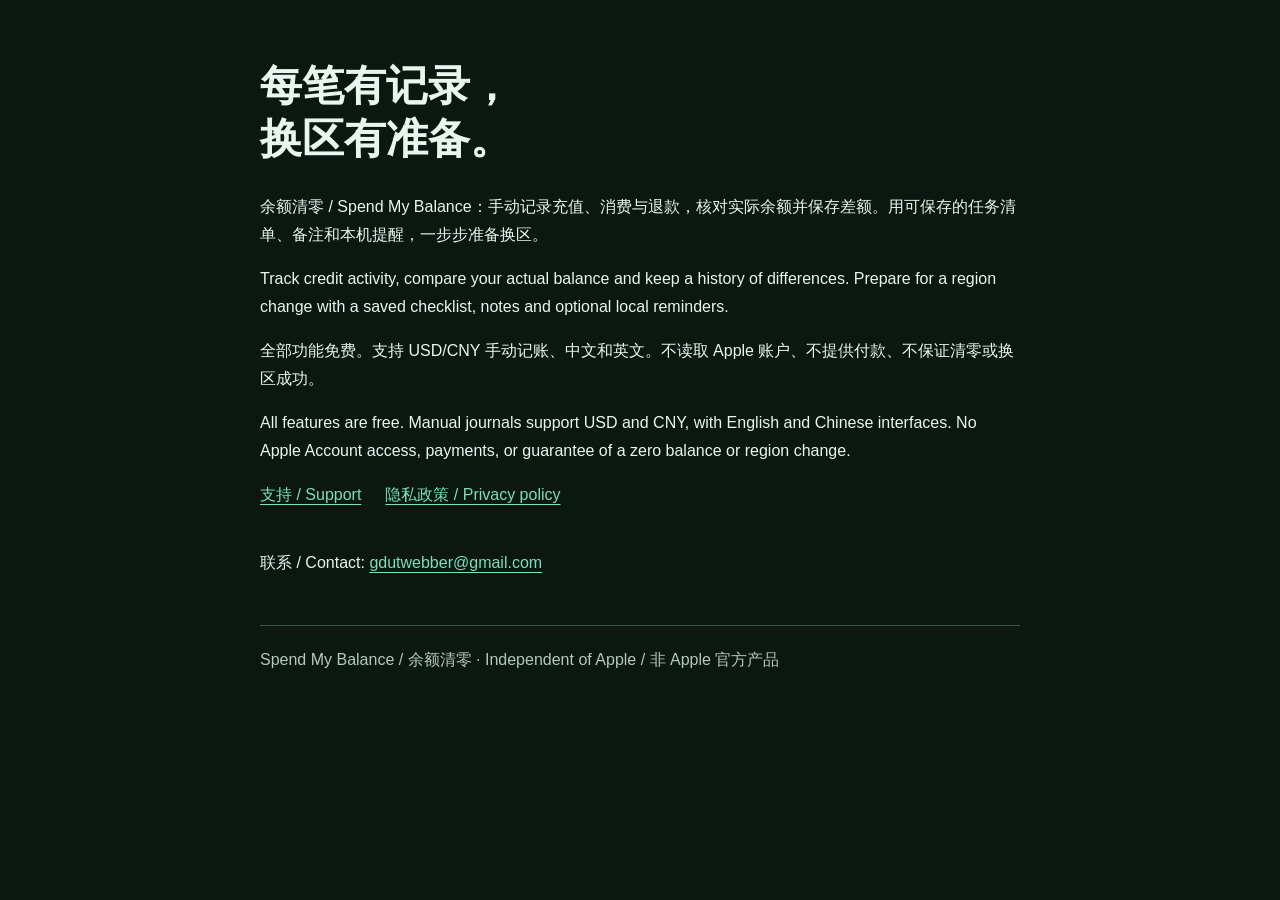
<file: index.html>
<!doctype html>
<html lang="zh-Hans">
<head><meta charset="utf-8"><meta name="viewport" content="width=device-width,initial-scale=1"><title>余额清零 · Spend My Balance</title><link rel="stylesheet" href="styles.css"></head>
<body>
<h1>每笔有记录，<br>换区有准备。</h1>
<p>余额清零 / Spend My Balance：手动记录充值、消费与退款，核对实际余额并保存差额。用可保存的任务清单、备注和本机提醒，一步步准备换区。</p>
<p lang="en">Track credit activity, compare your actual balance and keep a history of differences. Prepare for a region change with a saved checklist, notes and optional local reminders.</p>
<p>全部功能免费。支持 USD/CNY 手动记账、中文和英文。不读取 Apple 账户、不提供付款、不保证清零或换区成功。</p>
<p lang="en">All features are free. Manual journals support USD and CNY, with English and Chinese interfaces. No Apple Account access, payments, or guarantee of a zero balance or region change.</p>
<nav aria-label="页面导航"><a href="support.html">支持 / Support</a><a href="privacy.html">隐私政策 / Privacy policy</a></nav>
<p>联系 / Contact: <a href="mailto:gdutwebber@gmail.com">gdutwebber@gmail.com</a></p>
<footer>Spend My Balance / 余额清零 · Independent of Apple / 非 Apple 官方产品</footer>
</body></html>
</file>
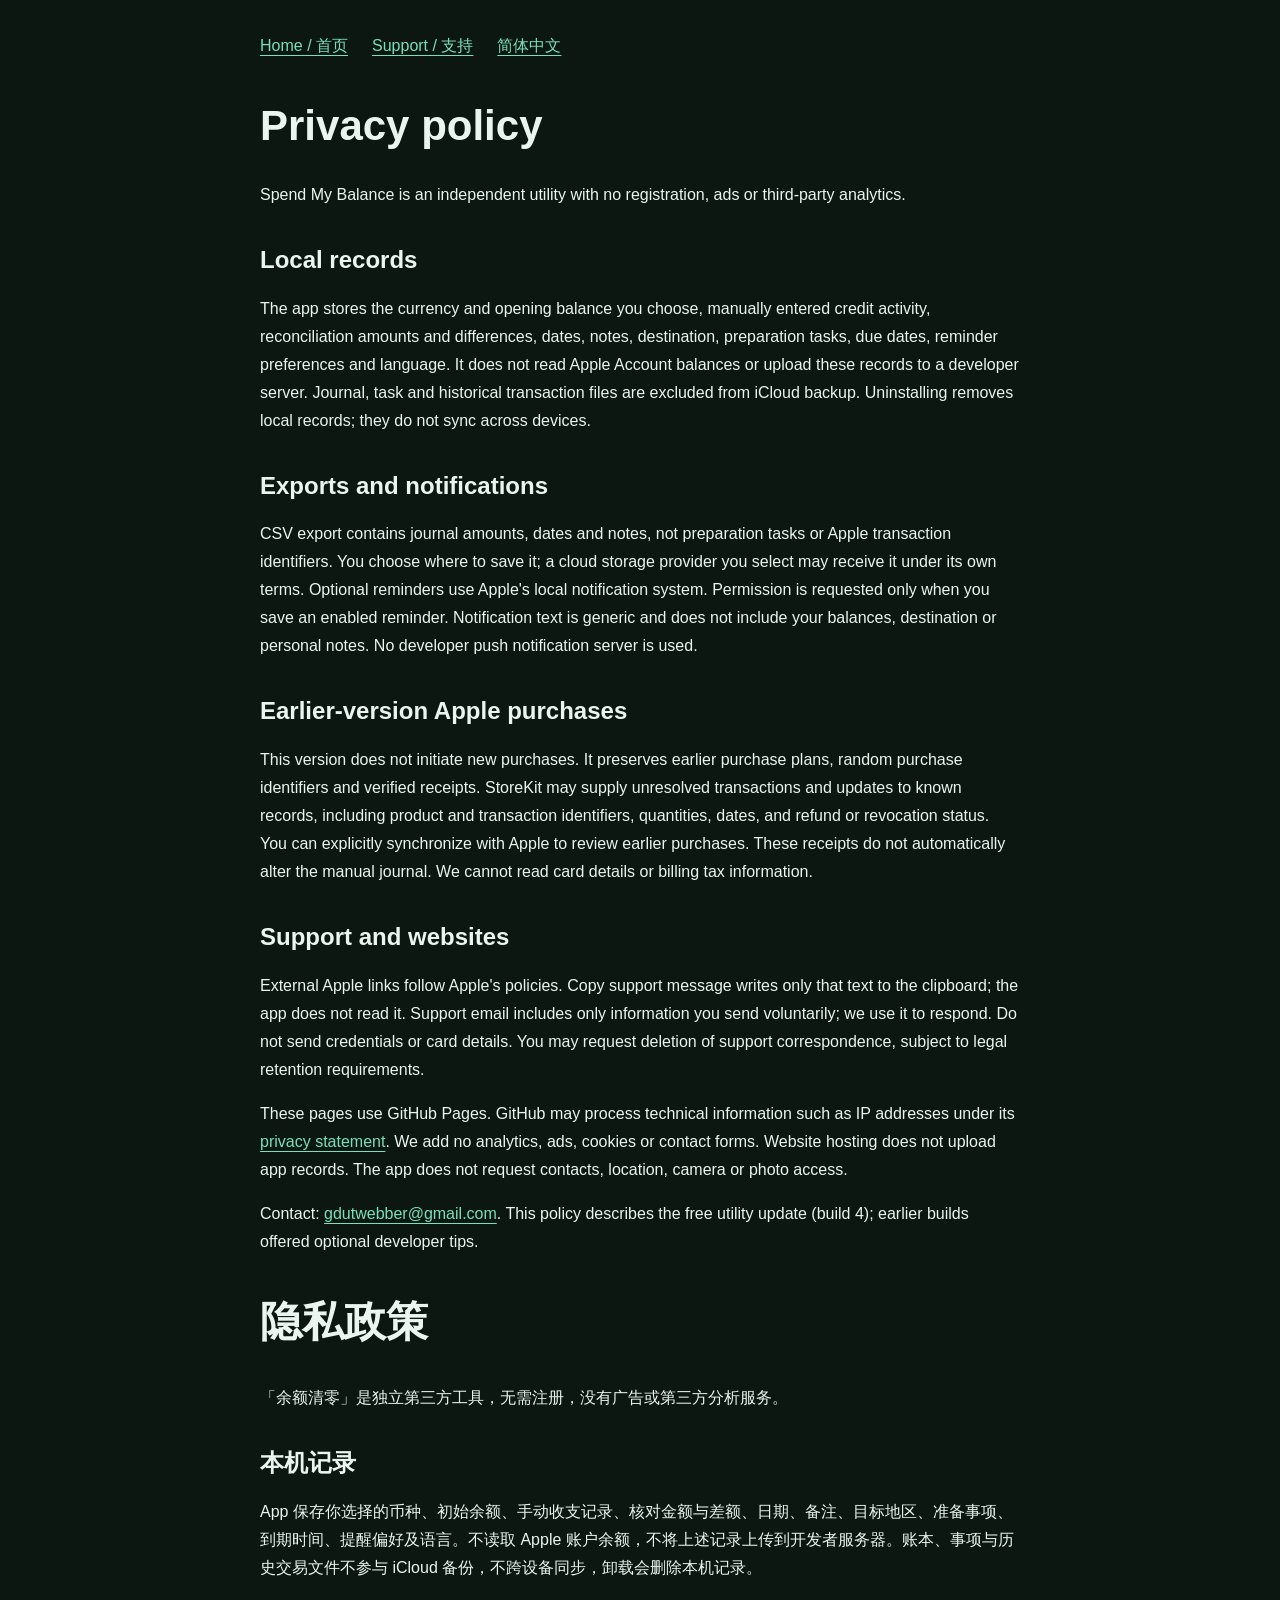
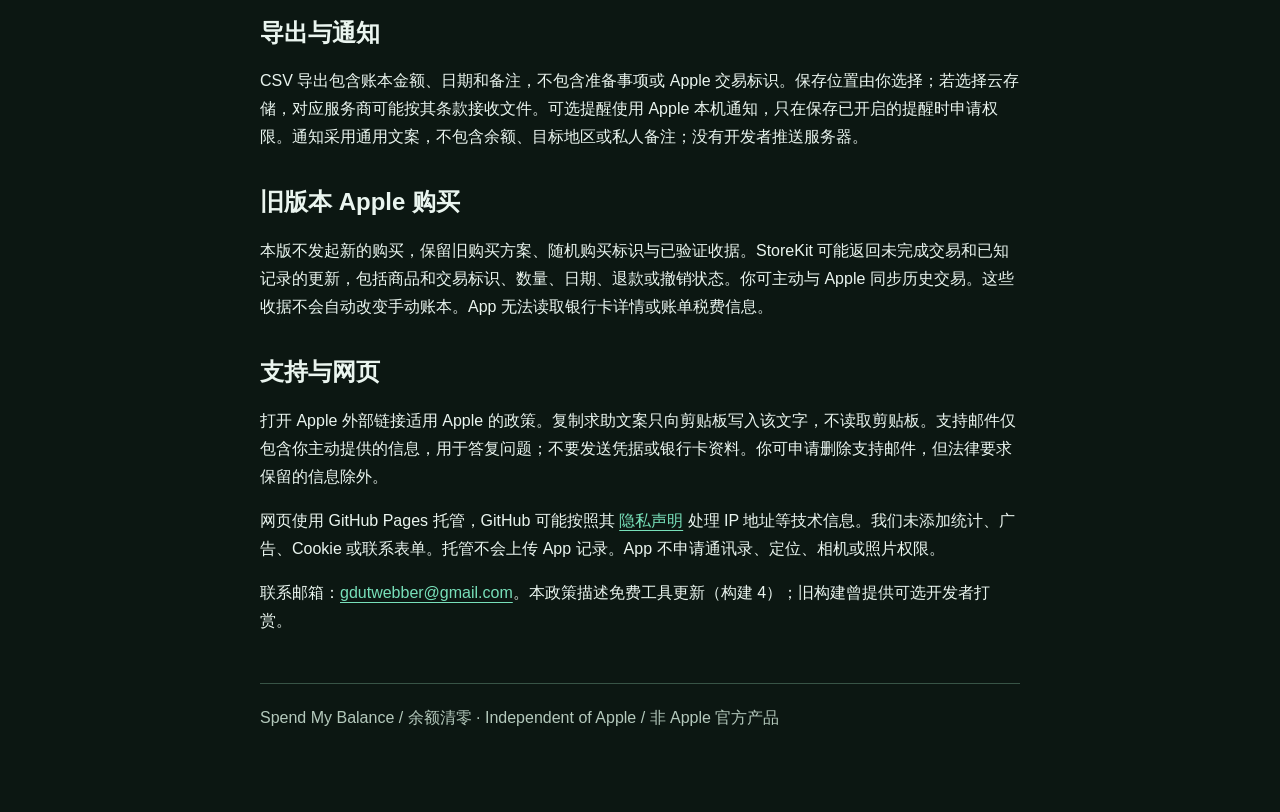
<file: privacy.html>
<!doctype html>
<html lang="en"><head><meta charset="utf-8"><meta name="viewport" content="width=device-width,initial-scale=1"><title>Privacy · Spend My Balance / 余额清零</title><link rel="stylesheet" href="styles.css"></head><body>
<nav><a href="index.html">Home / 首页</a><a href="support.html">Support / 支持</a><a href="#zh">简体中文</a></nav>
<h1>Privacy policy</h1>
<p>Spend My Balance is an independent utility with no registration, ads or third-party analytics.</p>
<h2>Local records</h2>
<p>The app stores the currency and opening balance you choose, manually entered credit activity, reconciliation amounts and differences, dates, notes, destination, preparation tasks, due dates, reminder preferences and language. It does not read Apple Account balances or upload these records to a developer server. Journal, task and historical transaction files are excluded from iCloud backup. Uninstalling removes local records; they do not sync across devices.</p>
<h2>Exports and notifications</h2>
<p>CSV export contains journal amounts, dates and notes, not preparation tasks or Apple transaction identifiers. You choose where to save it; a cloud storage provider you select may receive it under its own terms. Optional reminders use Apple's local notification system. Permission is requested only when you save an enabled reminder. Notification text is generic and does not include your balances, destination or personal notes. No developer push notification server is used.</p>
<h2>Earlier-version Apple purchases</h2>
<p>This version does not initiate new purchases. It preserves earlier purchase plans, random purchase identifiers and verified receipts. StoreKit may supply unresolved transactions and updates to known records, including product and transaction identifiers, quantities, dates, and refund or revocation status. You can explicitly synchronize with Apple to review earlier purchases. These receipts do not automatically alter the manual journal. We cannot read card details or billing tax information.</p>
<h2>Support and websites</h2>
<p>External Apple links follow Apple's policies. Copy support message writes only that text to the clipboard; the app does not read it. Support email includes only information you send voluntarily; we use it to respond. Do not send credentials or card details. You may request deletion of support correspondence, subject to legal retention requirements.</p>
<p>These pages use GitHub Pages. GitHub may process technical information such as IP addresses under its <a href="https://docs.github.com/en/site-policy/privacy-policies/github-general-privacy-statement">privacy statement</a>. We add no analytics, ads, cookies or contact forms. Website hosting does not upload app records. The app does not request contacts, location, camera or photo access.</p>
<p>Contact: <a href="mailto:gdutwebber@gmail.com">gdutwebber@gmail.com</a>. This policy describes the free utility update (build 4); earlier builds offered optional developer tips.</p>
<section id="zh" lang="zh-Hans"><h1>隐私政策</h1>
<p>「余额清零」是独立第三方工具，无需注册，没有广告或第三方分析服务。</p>
<h2>本机记录</h2><p>App 保存你选择的币种、初始余额、手动收支记录、核对金额与差额、日期、备注、目标地区、准备事项、到期时间、提醒偏好及语言。不读取 Apple 账户余额，不将上述记录上传到开发者服务器。账本、事项与历史交易文件不参与 iCloud 备份，不跨设备同步，卸载会删除本机记录。</p>
<h2>导出与通知</h2><p>CSV 导出包含账本金额、日期和备注，不包含准备事项或 Apple 交易标识。保存位置由你选择；若选择云存储，对应服务商可能按其条款接收文件。可选提醒使用 Apple 本机通知，只在保存已开启的提醒时申请权限。通知采用通用文案，不包含余额、目标地区或私人备注；没有开发者推送服务器。</p>
<h2>旧版本 Apple 购买</h2><p>本版不发起新的购买，保留旧购买方案、随机购买标识与已验证收据。StoreKit 可能返回未完成交易和已知记录的更新，包括商品和交易标识、数量、日期、退款或撤销状态。你可主动与 Apple 同步历史交易。这些收据不会自动改变手动账本。App 无法读取银行卡详情或账单税费信息。</p>
<h2>支持与网页</h2><p>打开 Apple 外部链接适用 Apple 的政策。复制求助文案只向剪贴板写入该文字，不读取剪贴板。支持邮件仅包含你主动提供的信息，用于答复问题；不要发送凭据或银行卡资料。你可申请删除支持邮件，但法律要求保留的信息除外。</p>
<p>网页使用 GitHub Pages 托管，GitHub 可能按照其 <a href="https://docs.github.com/en/site-policy/privacy-policies/github-general-privacy-statement">隐私声明</a> 处理 IP 地址等技术信息。我们未添加统计、广告、Cookie 或联系表单。托管不会上传 App 记录。App 不申请通讯录、定位、相机或照片权限。</p>
<p>联系邮箱：<a href="mailto:gdutwebber@gmail.com">gdutwebber@gmail.com</a>。本政策描述免费工具更新（构建 4）；旧构建曾提供可选开发者打赏。</p></section>
<footer>Spend My Balance / 余额清零 · Independent of Apple / 非 Apple 官方产品</footer></body></html>
</file>
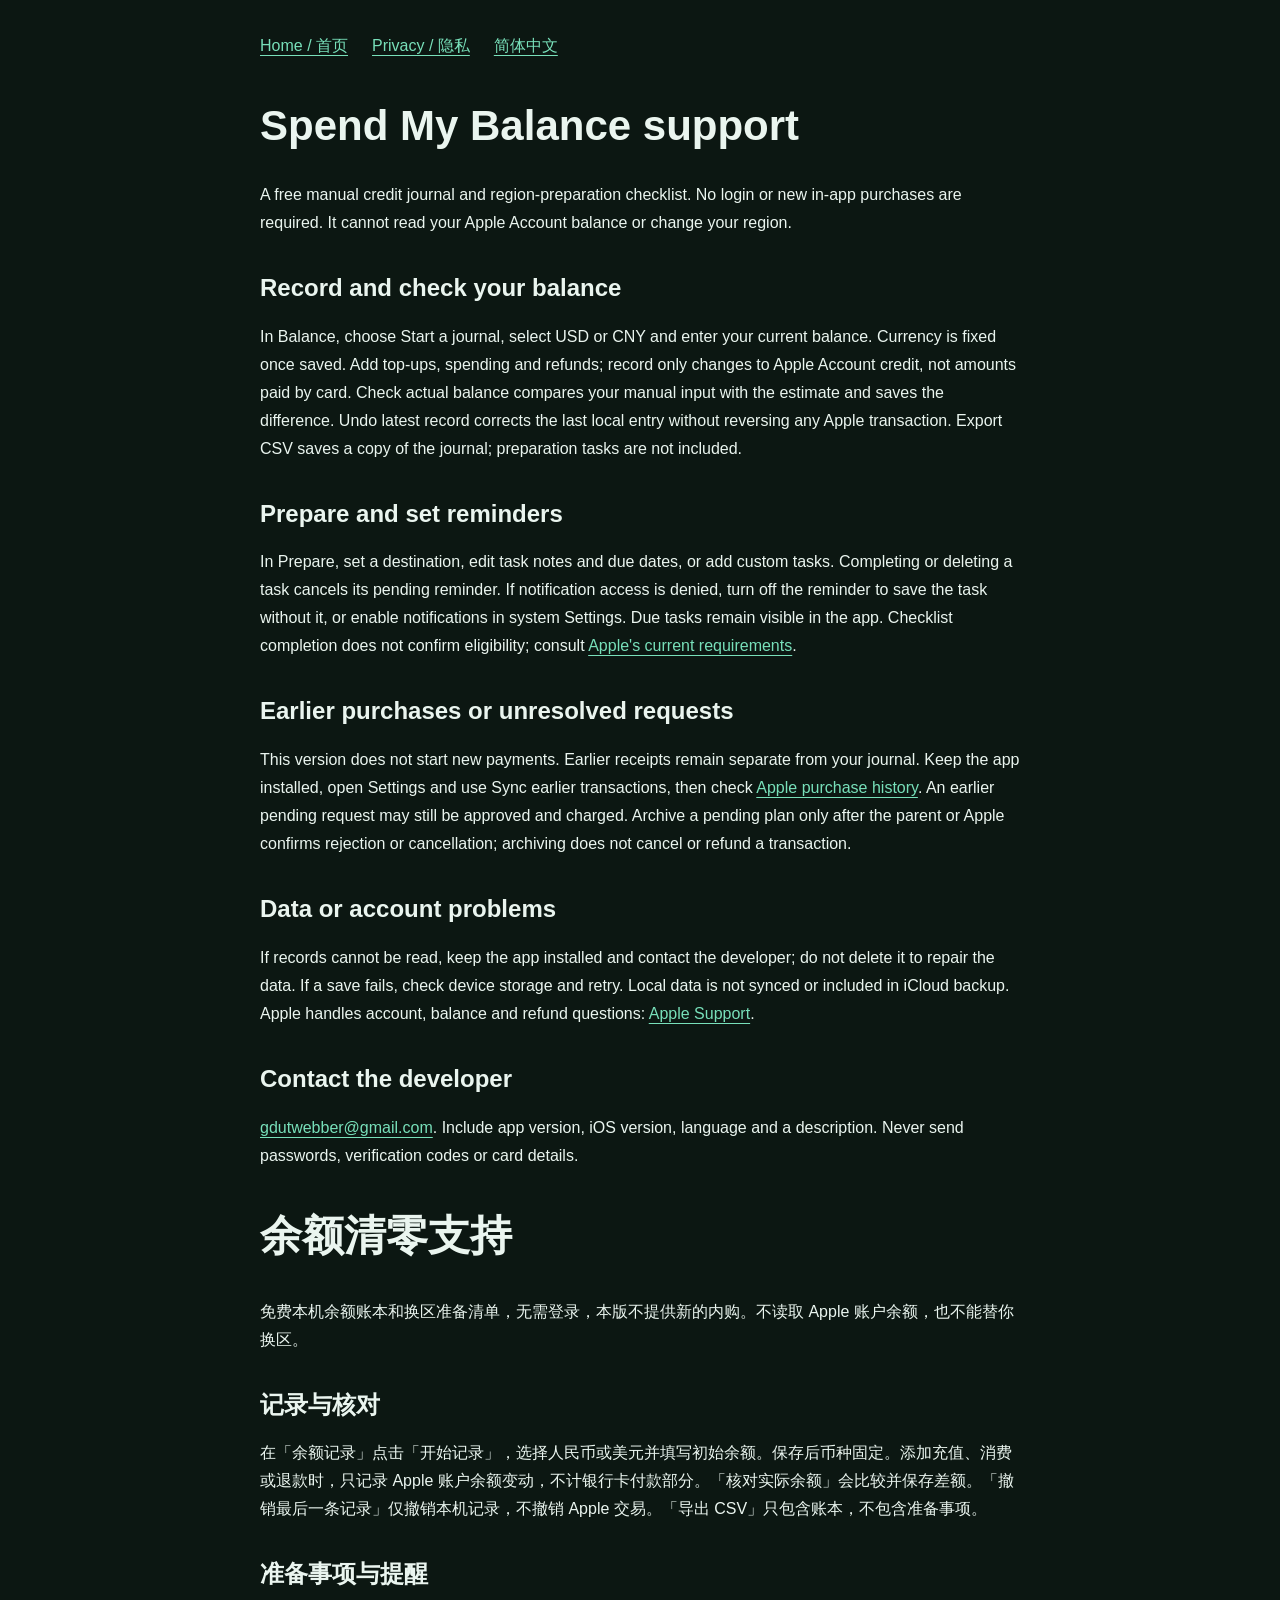
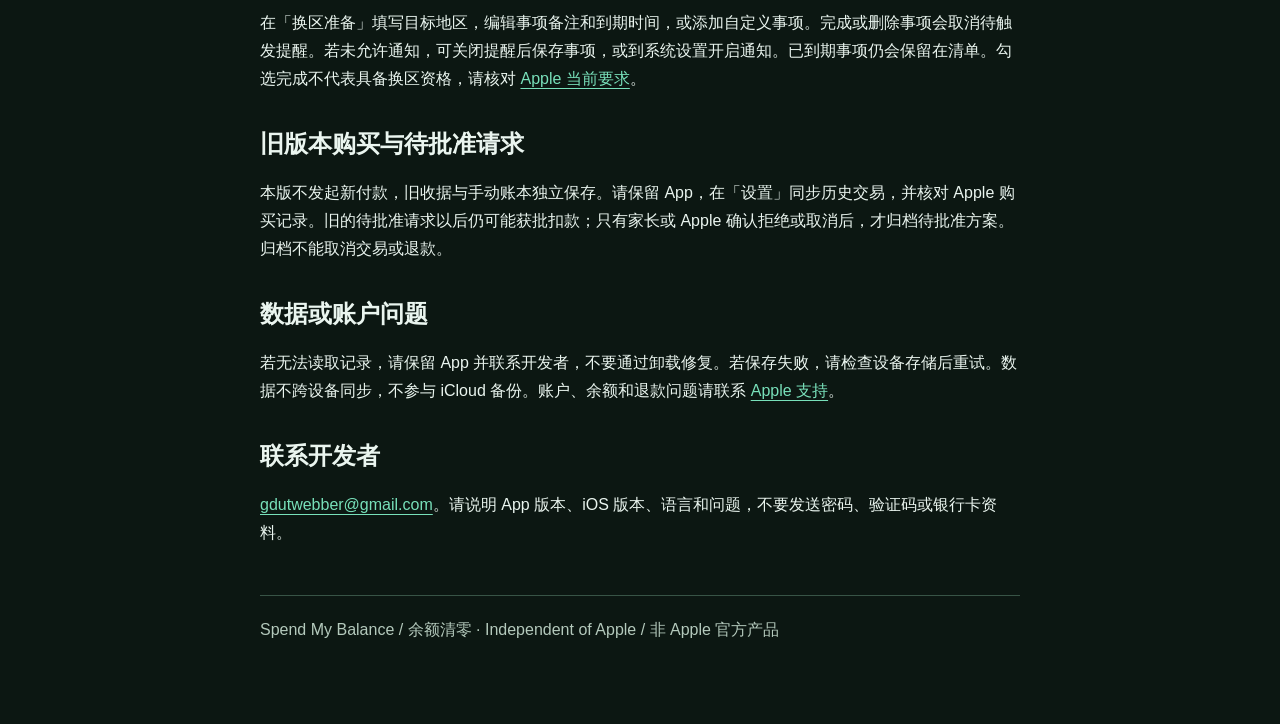
<file: support.html>
<!doctype html>
<html lang="en"><head><meta charset="utf-8"><meta name="viewport" content="width=device-width,initial-scale=1"><title>Support · Spend My Balance / 余额清零</title><link rel="stylesheet" href="styles.css"></head><body>
<nav><a href="index.html">Home / 首页</a><a href="privacy.html">Privacy / 隐私</a><a href="#zh">简体中文</a></nav>
<h1>Spend My Balance support</h1>
<p>A free manual credit journal and region-preparation checklist. No login or new in-app purchases are required. It cannot read your Apple Account balance or change your region.</p>
<h2>Record and check your balance</h2>
<p>In Balance, choose Start a journal, select USD or CNY and enter your current balance. Currency is fixed once saved. Add top-ups, spending and refunds; record only changes to Apple Account credit, not amounts paid by card. Check actual balance compares your manual input with the estimate and saves the difference. Undo latest record corrects the last local entry without reversing any Apple transaction. Export CSV saves a copy of the journal; preparation tasks are not included.</p>
<h2>Prepare and set reminders</h2>
<p>In Prepare, set a destination, edit task notes and due dates, or add custom tasks. Completing or deleting a task cancels its pending reminder. If notification access is denied, turn off the reminder to save the task without it, or enable notifications in system Settings. Due tasks remain visible in the app. Checklist completion does not confirm eligibility; consult <a href="https://support.apple.com/118283">Apple's current requirements</a>.</p>
<h2>Earlier purchases or unresolved requests</h2>
<p>This version does not start new payments. Earlier receipts remain separate from your journal. Keep the app installed, open Settings and use Sync earlier transactions, then check <a href="https://reportaproblem.apple.com/">Apple purchase history</a>. An earlier pending request may still be approved and charged. Archive a pending plan only after the parent or Apple confirms rejection or cancellation; archiving does not cancel or refund a transaction.</p>
<h2>Data or account problems</h2>
<p>If records cannot be read, keep the app installed and contact the developer; do not delete it to repair the data. If a save fails, check device storage and retry. Local data is not synced or included in iCloud backup. Apple handles account, balance and refund questions: <a href="https://getsupport.apple.com/">Apple Support</a>.</p>
<h2>Contact the developer</h2>
<p><a href="mailto:gdutwebber@gmail.com">gdutwebber@gmail.com</a>. Include app version, iOS version, language and a description. Never send passwords, verification codes or card details.</p>
<section id="zh" lang="zh-Hans"><h1>余额清零支持</h1>
<p>免费本机余额账本和换区准备清单，无需登录，本版不提供新的内购。不读取 Apple 账户余额，也不能替你换区。</p>
<h2>记录与核对</h2><p>在「余额记录」点击「开始记录」，选择人民币或美元并填写初始余额。保存后币种固定。添加充值、消费或退款时，只记录 Apple 账户余额变动，不计银行卡付款部分。「核对实际余额」会比较并保存差额。「撤销最后一条记录」仅撤销本机记录，不撤销 Apple 交易。「导出 CSV」只包含账本，不包含准备事项。</p>
<h2>准备事项与提醒</h2><p>在「换区准备」填写目标地区，编辑事项备注和到期时间，或添加自定义事项。完成或删除事项会取消待触发提醒。若未允许通知，可关闭提醒后保存事项，或到系统设置开启通知。已到期事项仍会保留在清单。勾选完成不代表具备换区资格，请核对 <a href="https://support.apple.com/118283">Apple 当前要求</a>。</p>
<h2>旧版本购买与待批准请求</h2><p>本版不发起新付款，旧收据与手动账本独立保存。请保留 App，在「设置」同步历史交易，并核对 Apple 购买记录。旧的待批准请求以后仍可能获批扣款；只有家长或 Apple 确认拒绝或取消后，才归档待批准方案。归档不能取消交易或退款。</p>
<h2>数据或账户问题</h2><p>若无法读取记录，请保留 App 并联系开发者，不要通过卸载修复。若保存失败，请检查设备存储后重试。数据不跨设备同步，不参与 iCloud 备份。账户、余额和退款问题请联系 <a href="https://getsupport.apple.com/">Apple 支持</a>。</p>
<h2>联系开发者</h2><p><a href="mailto:gdutwebber@gmail.com">gdutwebber@gmail.com</a>。请说明 App 版本、iOS 版本、语言和问题，不要发送密码、验证码或银行卡资料。</p></section>
<footer>Spend My Balance / 余额清零 · Independent of Apple / 非 Apple 官方产品</footer></body></html>
</file>
<file: styles.css>
:root { color-scheme: dark; font-family: -apple-system, BlinkMacSystemFont, "Segoe UI", sans-serif; background: #0c1712; color: #eaf5ef; line-height: 1.75; }
body { max-width: 760px; margin: auto; padding: 32px 24px 80px; }
a { color: #78e0ba; text-underline-offset: 4px; }
nav { display: flex; flex-wrap: wrap; gap: 24px; margin-bottom: 40px; }
h1, h2 { line-height: 1.25; }
h1 { font-size: clamp(28px, 6vw, 42px); }
h2 { margin-top: 36px; }
.draft { border: 1px solid #edbc71; border-radius: 12px; padding: 16px; color: #edbc71; }
section { margin-top: 40px; }
footer { border-top: 1px solid #385446; margin-top: 48px; padding-top: 20px; color: #b4c9bc; }
</file>
